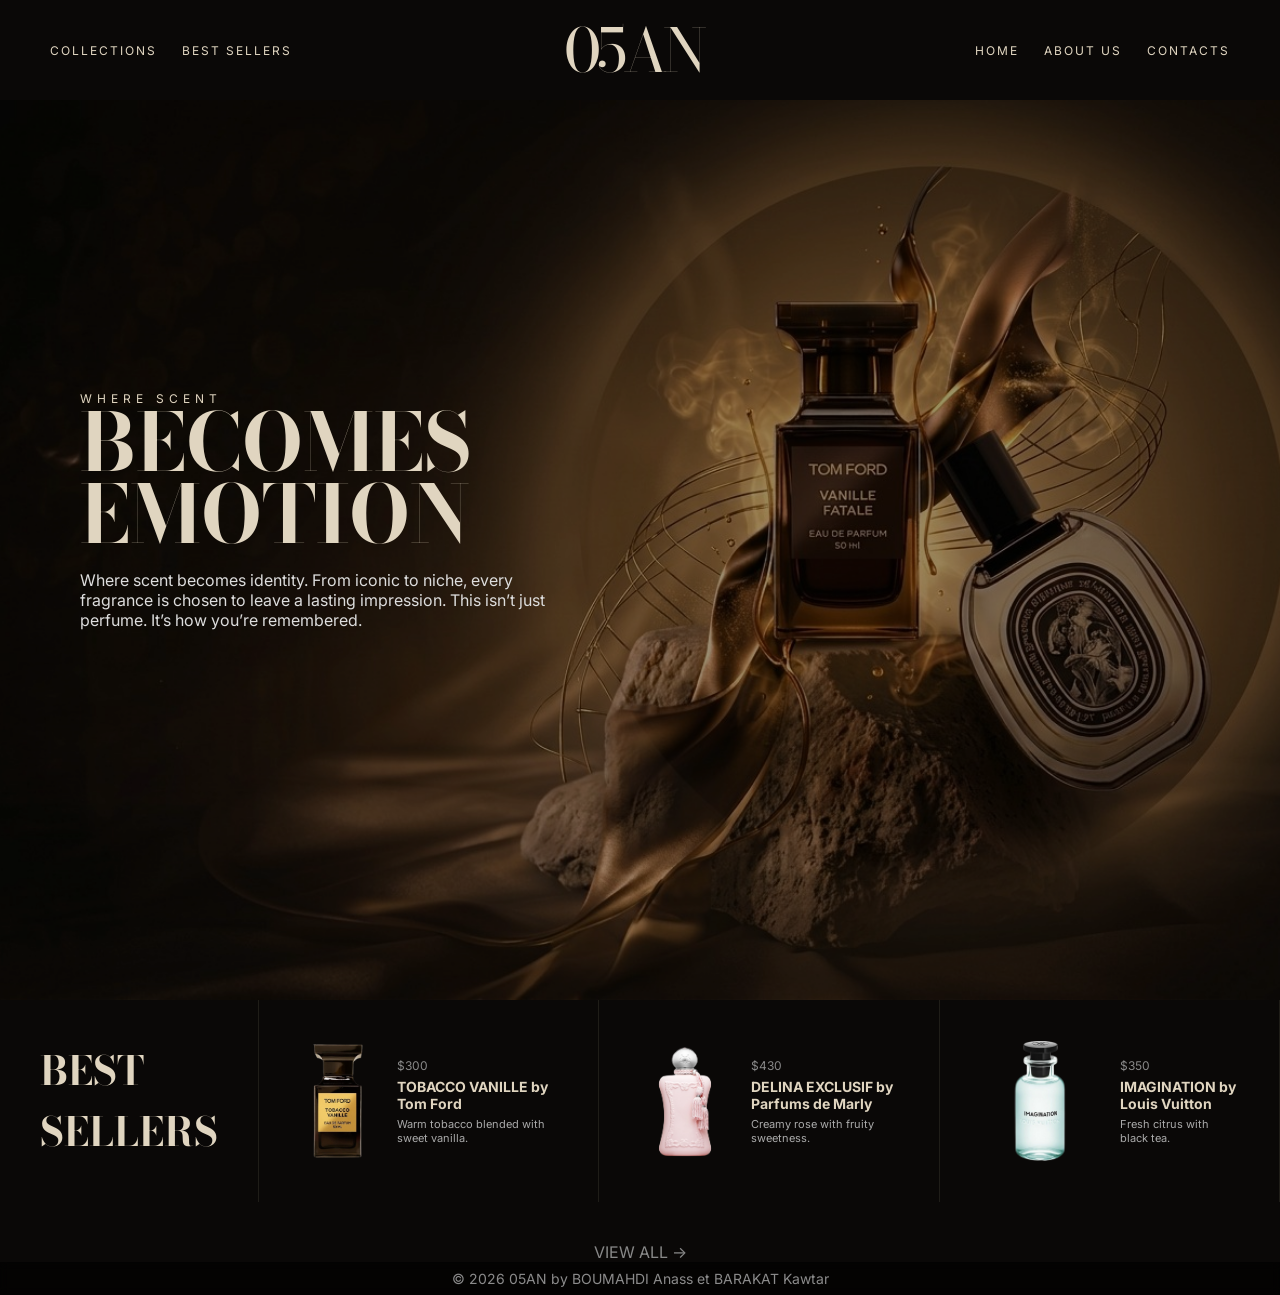
<file: index.html>
<!DOCTYPE html>
<html lang="en">

<head>
    <meta charset="UTF-8">
    <meta name="viewport" content="width=device-width, initial-scale=1.0">
    <title>05AN</title>

    <link rel="stylesheet" href="stylehome.css">

    <link
        href="https://fonts.googleapis.com/css2?family=Bodoni+Moda:wght@400;700&family=Inter:wght@300;400&family=Montserrat:wght@300;500&display=swap"
        rel="stylesheet">
</head>

<body>

    <header>
        <nav class="navbar">
            <div class="nav-left">
                <a href="collection.html">COLLECTIONS</a>
                <a href="bestsellers.html">BEST SELLERS</a>
            </div>

            <div class="title">
                <h1>05AN</h1>
            </div>

            <div class="nav-right">
                <a href="index.html">HOME</a>
                <a href="aboutus.html">ABOUT US</a>
                <a href="contact.html">CONTACTS</a>
            </div>
        </nav>
    </header>

    <section class="hero">
        <div class="overlay">
            <p class="subtitle">WHERE SCENT</p>
            <h1>BECOMES<br>EMOTION</h1>

            <p class="desc">
                Where scent becomes identity. From iconic to niche, every fragrance is chosen to leave a lasting
                impression.
                This isn’t just perfume. It’s how you’re remembered.
            </p>

            <div class="hero-actions">
                <div class="hero-actions">
                    <button class="btn-filled" onclick="window.location.href='collection.html'">
                        SHOP NOW
                    </button>

                    <button class="btn-text"
                        onclick="document.getElementById('bestsellers').scrollIntoView({ behavior: 'smooth' })">
                        BEST SELLERS
                    </button>
                </div>
            </div>
        </div>
    </section>

    <section id="bestsellers">

        <div class="grid">

            <div class="col title-col">
                <h2>BEST<br>SELLERS</h2>
            </div>

            <div class="col product">
                <img src="images/tobacco vanille.png">
                <div class="info">
                    <span class="price">$300</span>
                    <h3>TOBACCO VANILLE by Tom Ford</h3>
                    <p>Warm tobacco blended with sweet vanilla.</p>
                </div>
            </div>

            <div class="col product">
                <img src="images/delina.png">
                <div class="info">
                    <span class="price">$430</span>
                    <h3>DELINA EXCLUSIF by Parfums de Marly</h3>
                    <p>Creamy rose with fruity sweetness.</p>
                </div>
            </div>

            <div class="col product">
                <img src="images/Imagination von Louis Vuitton.png">
                <div class="info">
                    <span class="price">$350</span>
                    <h3>IMAGINATION by Louis Vuitton</h3>
                    <p>Fresh citrus with black tea.</p>
                </div>
            </div>

        </div>
        <a href="bestsellers.html" class="view-all">VIEW ALL →</a>

    </section>
    <script>
        document.addEventListener("DOMContentLoaded", () => {

            const heroItems = document.querySelectorAll(".subtitle, .hero h1, .desc, .hero-actions");

            heroItems.forEach((el, i) => {
                el.classList.add("fade");

                setTimeout(() => {
                    el.classList.add("show");
                }, 400 + i * 300);
            });

            const observer = new IntersectionObserver(entries => {
                entries.forEach(entry => {
                    if (entry.isIntersecting) {
                        entry.target.classList.add("show");
                    }
                });
            }, { threshold: 0.25 });

            document.querySelectorAll(".col, .product, .title-col").forEach(el => {
                el.classList.add("fade");
                observer.observe(el);
            });

            const popup = document.getElementById("orderPopup");
            const order = localStorage.getItem("orderSuccess");

            if (order && popup) {

                setTimeout(() => {
                    popup.classList.add("show");
                }, 500);

                setTimeout(() => {
                    popup.classList.remove("show");
                }, 4500);

                localStorage.removeItem("orderSuccess");
            }

        });
    </script>

    <div class="order-popup" id="orderPopup">
        <div class="popup-box">
            <h2>Thank You ✨</h2>
            <p>Thank you, your order is getting ready for you.</p>
            <span>We’ll prepare your fragrance with care and elegance.</span>
        </div>
    </div>

    <footer class="footer">
        © 2026 05AN by BOUMAHDI Anass et BARAKAT Kawtar
    </footer>

</body>

</html>
</file>
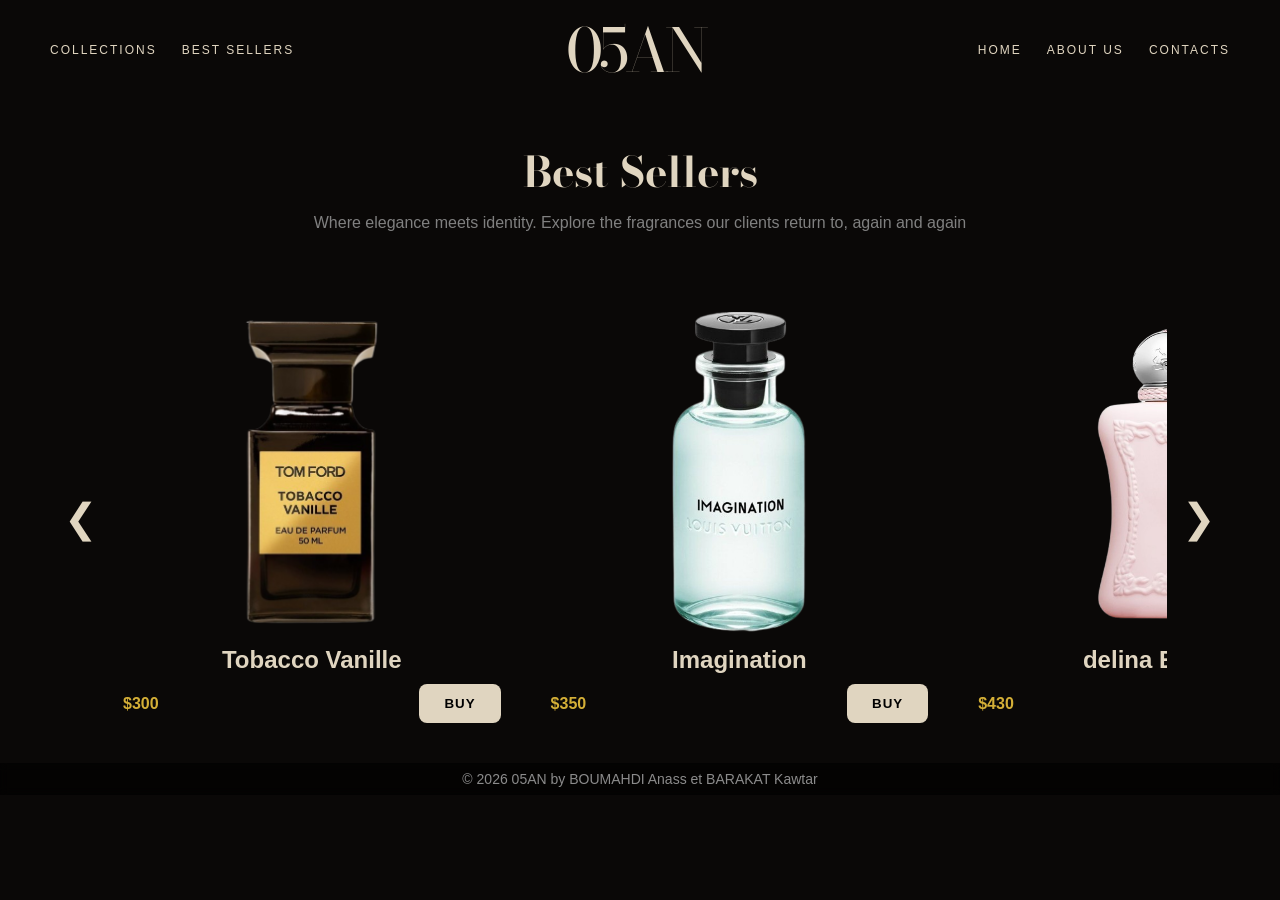
<file: bestsellers.html>
<!DOCTYPE html>
<html lang="en">

<head>
    <meta charset="UTF-8">
    <meta name="viewport" content="width=device-width, initial-scale=1.0">
    <title>Our Best Sellers - 05AN</title>

    <link rel="stylesheet" href="bestsellers.css">
    <link href="https://fonts.googleapis.com/css2?family=Bodoni+Moda:wght@400;700&display=swap" rel="stylesheet">
</head>

<body>

    <header>
        <nav class="navbar">
            <div class="nav-left">
                <a href="collection.html">COLLECTIONS</a>
                <a href="bestsellers.html">BEST SELLERS</a>
            </div>

            <div class="title">
                <h1>05AN</h1>
            </div>

            <div class="nav-right">
                <a href="index.html">HOME</a>
                <a href="aboutus.html">ABOUT US</a>
                <a href="contact.html">CONTACTS</a>
            </div>
        </nav>
    </header>

    <div class="header">
        <h1>Best Sellers</h1>
        <p>Where elegance meets identity. Explore the fragrances our clients return to, again and again</p>
    </div>

    <div class="carousel-wrapper">

        <button class="arrow" onclick="moveLeft()">&#10094;</button>

        <div class="carousel" id="carousel">

            <div class="item">
                <img src="images/tobacco vanille.png">
                <h2>Tobacco Vanille</h2>

                <div class="card-info">
                    <p class="price">$300</p>

                    <button class="buy"
                        onclick="buyProduct('Tobacco Vanille',300,'images/tobacco vanille.png',['Tobacco Leaf','Vanilla','Cacao','Tonka Bean'],'A deep and luxurious blend of rich tobacco leaves wrapped in smooth vanilla. Warm, bold, and irresistibly sophisticated.')">
                        BUY
                    </button>
                </div>
            </div>

            <div class="item">
                <img src="images/Imagination von Louis Vuitton.png">
                <h2>Imagination</h2>

                <div class="card-info">
                    <p class="price">$350</p>

                    <button class="buy"
                        onclick="buyProduct('Imagination',350,'images/Imagination von Louis Vuitton.png',['Citrus','Amber','Tea','Ginger'],'A fresh and vibrant composition of citrus and amber, capturing freedom, elegance, and creative spirit.')">
                        BUY
                    </button>
                </div>
            </div>

            <div class="item">
                <img src="images/delina.png">
                <h2>delina Exclusif</h2>

                <div class="card-info">
                    <p class="price">$430</p>

                    <button class="buy"
                        onclick="buyProduct('Delina Exclusif',430,'images/delina.png',['Rose','Litchi','Rhubarb','Vanilla'],'A delicate yet powerful floral fragrance, combining rose, litchi, and vanilla for a modern feminine signature.')">
                        BUY
                    </button>
                </div>
            </div>

            <div class="item">
                <img src="images/Baccarat Rouge 540.png">
                <h2>Baccarat Rouge 540</h2>

                <div class="card-info">
                    <p class="price">$265</p>

                    <button class="buy"
                        onclick="buyProduct('Baccarat Rouge 540',265,'images/Baccarat%20Rouge%20540.png',['Saffron','Jasmine','Cedar','Ambergris'],'An airy yet intense fragrance with radiant amber and woody notes, leaving a luminous and unforgettable trail.')">
                        BUY
                    </button>
                </div>
            </div>

            <div class="item">
                <img src="images/REPLICA Jazz Club.png">
                <h2>Jazz Club</h2>

                <div class="card-info">
                    <p class="price">$170</p>

                    <button class="buy"
                        onclick="buyProduct('Jazz Club',170,'images/REPLICA%20Jazz%20Club.png',['Rum','Tobacco','Vanilla','Pink Pepper'],'Inspired by intimate jazz bars, this scent blends rum, tobacco, and vanilla into a warm and sensual atmosphere.')">
                        BUY
                    </button>
                </div>
            </div>

        </div>

        <button class="arrow" onclick="moveRight()">&#10095;</button>

    </div>

    <script>
        const carousel = document.getElementById("carousel");
        const step = 360;

        function moveRight() {
            carousel.scrollBy({ left: step, behavior: "smooth" });
        }

        function moveLeft() {
            carousel.scrollBy({ left: -step, behavior: "smooth" });
        }


        function buyProduct(name, price, image, notes, story) {

            const product = {
                name,
                price,
                image,
                notes,
                story
            };

            localStorage.setItem("selectedProduct", JSON.stringify(product));

            window.location.href = "product.html";
        }
    </script>

    <footer class="footer">
        © 2026 05AN by BOUMAHDI Anass et BARAKAT Kawtar
    </footer>

</body>

</html>
</file>
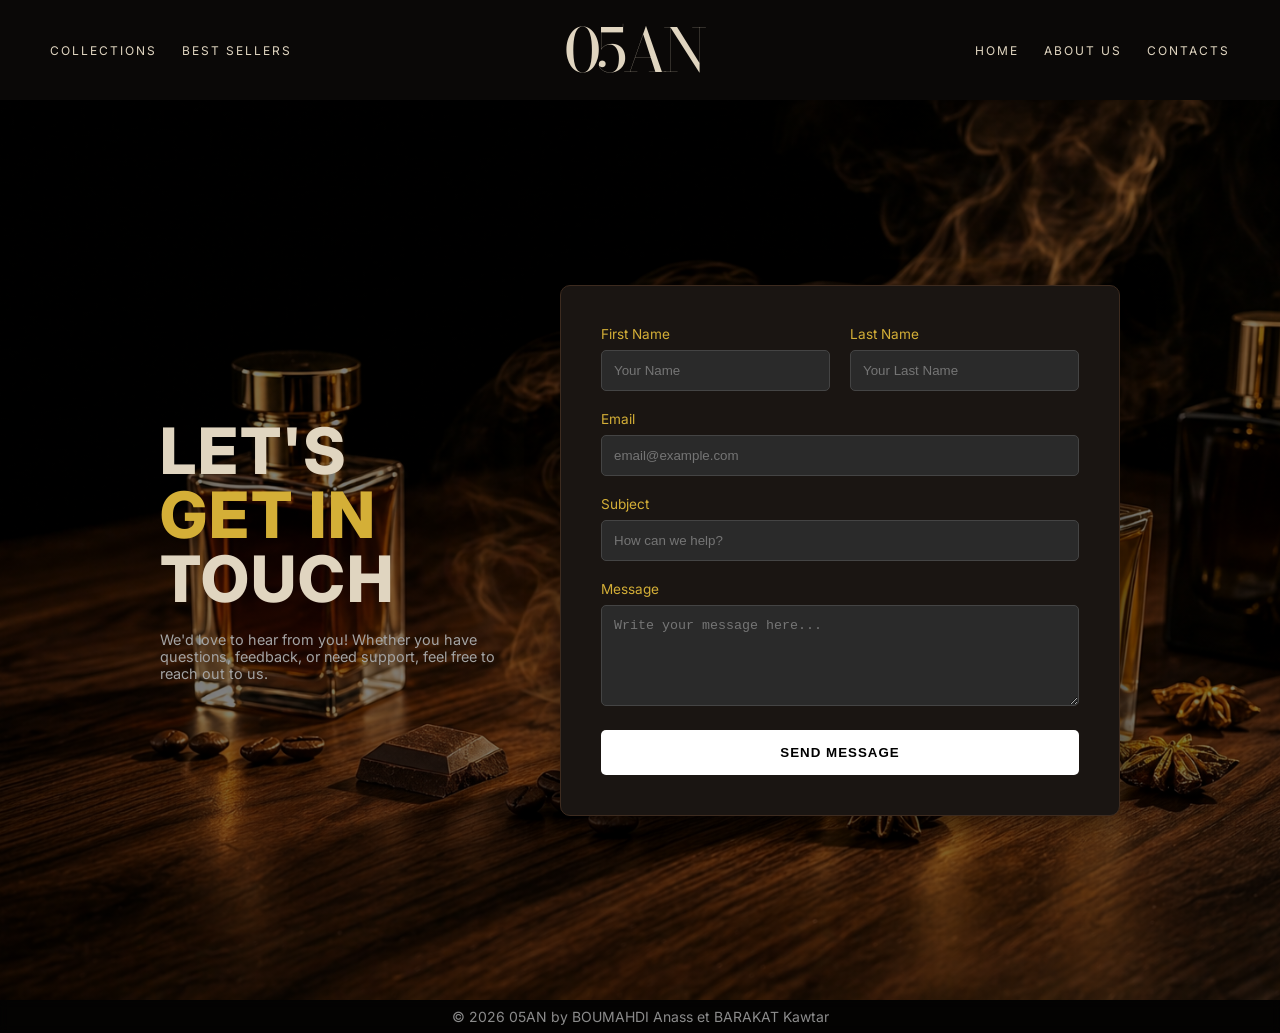
<file: contact.html>
<!DOCTYPE html>
<html lang="en">

<head>
    <meta charset="UTF-8">
    <meta name="viewport" content="width=device-width, initial-scale=1.0">
    <title>CONTACT US !</title>

    <link rel="stylesheet" href="contactus.css">
    <link
        href="https://fonts.googleapis.com/css2?family=Bodoni+Moda:wght@400;700&family=Inter:wght@300;400&family=Montserrat:wght@300;500&display=swap"
        rel="stylesheet">
</head>

<body>

    <header>
        <nav class="navbar">
            <div class="nav-left">
                <a href="collection.html">COLLECTIONS</a>
                <a href="bestsellers.html">BEST SELLERS</a>
            </div>

            <div class="title">
                <h1>05AN</h1>
            </div>

            <div class="nav-right">
                <a href="homepage.html">HOME</a>
                <a href="aboutus.html">ABOUT US</a>
                <a href="contact.html">CONTACTS</a>
            </div>
        </nav>
    </header>


    <section class="contact-section">
        <div class="container">
            <div class="contact-info animate-left">
                <h1>LET'S <br><span>GET IN</span> <br>TOUCH</h1>
                <p>We'd love to hear from you! Whether you have questions, feedback, or need support, feel free to reach
                    out to us.</p>
            </div>

            <div class="contact-form animate-right">
                <form id="contactForm">
                    <div class="input-row">
                        <div class="input-group">
                            <label>First Name</label>
                            <input type="text" placeholder="Your Name" required>
                        </div>
                        <div class="input-group">
                            <label>Last Name</label>
                            <input type="text" placeholder="Your Last Name" required>
                        </div>
                    </div>

                    <div class="input-group">
                        <label>Email</label>
                        <input type="email" placeholder="email@example.com" required>
                    </div>

                    <div class="input-group">
                        <label>Subject</label>
                        <input type="text" placeholder="How can we help?" required>
                    </div>

                    <div class="input-group">
                        <label>Message</label>
                        <textarea rows="5" placeholder="Write your message here..."></textarea>
                    </div>

                    <button type="submit" class="send-btn">Send Message</button>
                </form>
            </div>
        </div>
    </section>

    <footer class="footer">
        © 2026 05AN by BOUMAHDI Anass et BARAKAT Kawtar
    </footer>

</body>

</html>
</file>
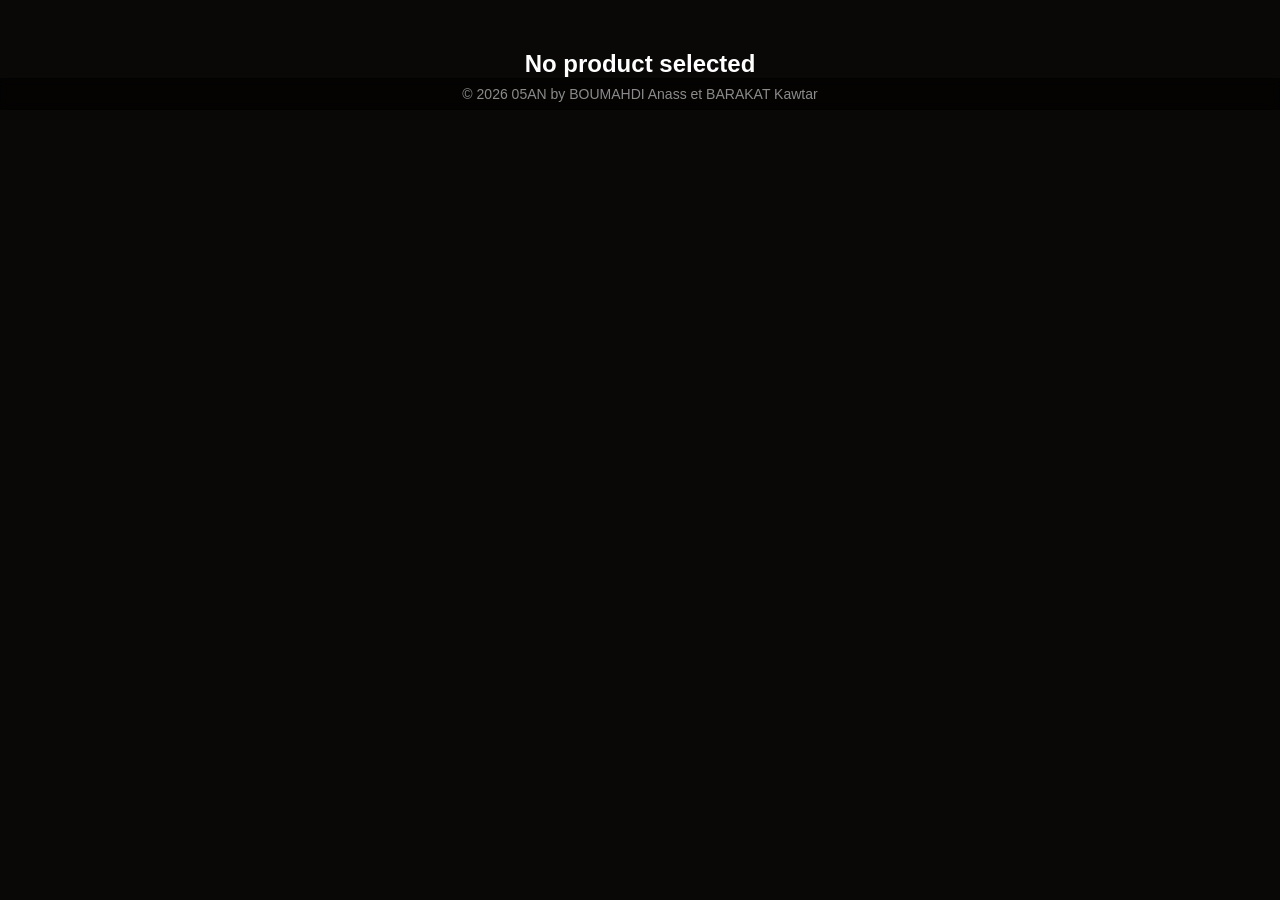
<file: product.html>
<!DOCTYPE html>
<html lang="en">

<head>
    <meta charset="UTF-8">
    <meta name="viewport" content="width=device-width, initial-scale=1.0">
    <title>The Product - 05AN</title>

    <link rel="stylesheet" href="product.css">
    <link href="https://fonts.googleapis.com/css2?family=Bodoni+Moda:wght@400;700&display=swap" rel="stylesheet">
</head>

<body>

    <header>
        <nav class="navbar">
            <div class="nav-left">
                <a href="collection.html">COLLECTIONS</a>
                <a href="bestsellers.html">BEST SELLERS</a>
            </div>

            <div class="title">
                <h1>05AN</h1>
            </div>

            <div class="nav-right">
                <a href="homepage.html">HOME</a>
                <a href="aboutus.html">ABOUT US</a>
                <a href="contact.html">CONTACTS</a>
            </div>
        </nav>
    </header>

    <div class="product-page">

        <div class="product-image">
            <div class="bg-blur"></div>
            <img id="img">
        </div>

        <div class="product-info">
            <h1 id="name"></h1>
            <h2 id="price"></h2>

            <p class="story" id="story"></p>

            <h3>Notes</h3>
            <ul id="notes"></ul>

            <div class="qty">
                <label>Quantity:</label>
                <input type="number" id="qty" value="1" min="1">
            </div>

            <button onclick="goToCheckout()">Buy Now</button>
        </div>

    </div>

    <div class="bottle-container" id="bottleContainer"></div>

    <script>
        const product = JSON.parse(localStorage.getItem("selectedProduct"));

        if (!product) {
            document.body.innerHTML =
                "<h2 style='color:white;text-align:center;margin-top:50px'>No product selected</h2>";
            throw new Error("No product selected");
        }

        document.getElementById("img").src = product.image;
        document.getElementById("name").innerText = product.name;
        document.getElementById("price").innerText = "$" + product.price;
        document.getElementById("story").innerText = product.story;

        const notesContainer = document.getElementById("notes");
        notesContainer.innerHTML = "";

        product.notes.forEach(note => {
            const li = document.createElement("li");
            li.textContent = note;
            notesContainer.appendChild(li);
        });

        document.addEventListener("mousemove", (e) => {
            const img = document.getElementById("img");

            let x = (window.innerWidth / 2 - e.clientX) / 80;
            let y = (window.innerHeight / 2 - e.clientY) / 80;

            img.style.transform = `translate(${x}px, ${y}px) scale(1.05)`;
        });

        const bottleContainer = document.getElementById("bottleContainer");

        function createBottles(count = 15) {

            for (let i = 0; i < count; i++) {

                const bottle = document.createElement("img");
                bottle.src = product.image;
                bottle.className = "bottle";

                bottle.style.left = Math.random() * 100 + "vw";
                bottle.style.top = Math.random() * 100 + "vh";

                bottle.style.animationDuration = (4 + Math.random() * 6) + "s";
                bottle.style.animationDelay = Math.random() * 5 + "s";

                bottle.style.transform = `scale(${0.2 + Math.random()})`;

                bottleContainer.appendChild(bottle);
            }
        }

        createBottles();

        function goToCheckout() {

            const qty = Number(document.getElementById("qty").value);

            const updatedProduct = {
                ...product,
                quantity: qty
            };

            localStorage.setItem("selectedProduct", JSON.stringify(updatedProduct));

            window.location.href = "checkout.html";
        }
        
    </script>

    <footer class="footer">
        © 2026 05AN by BOUMAHDI Anass et BARAKAT Kawtar
    </footer>

</body>

</html>
</file>
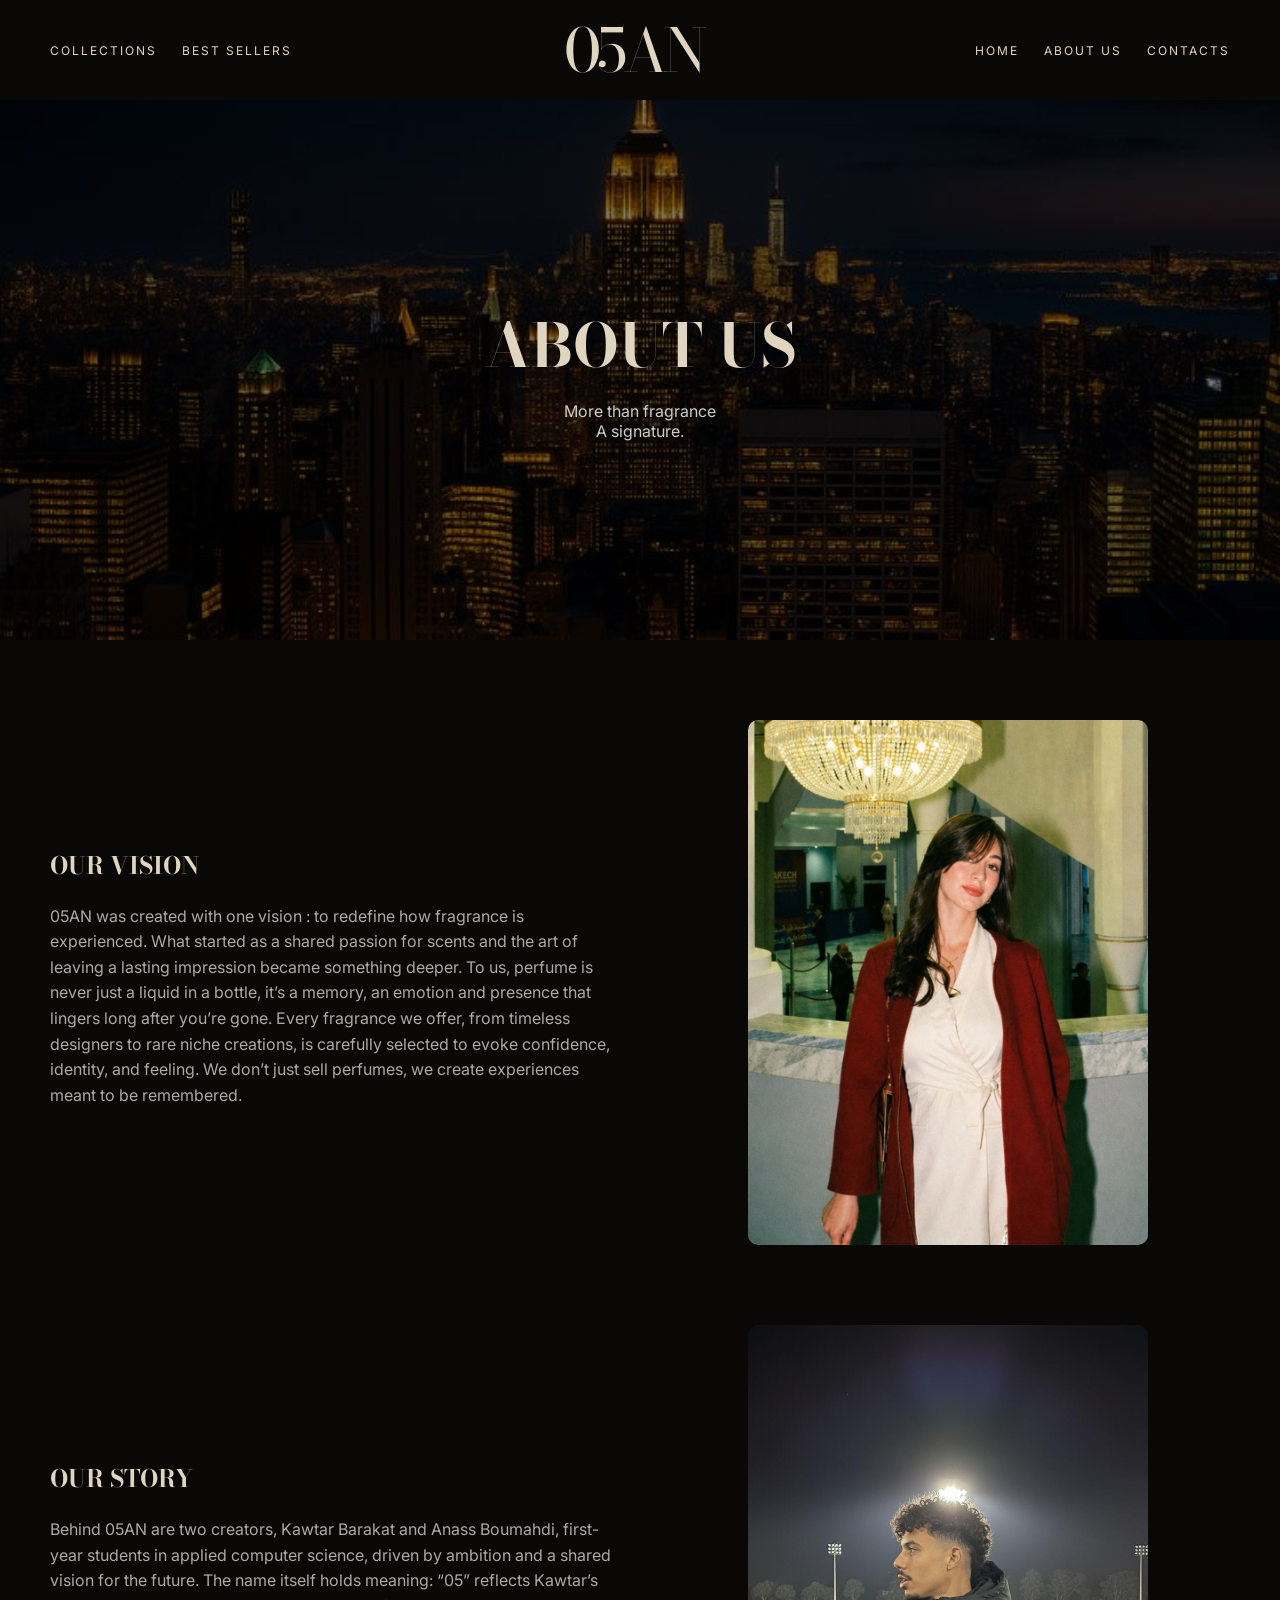
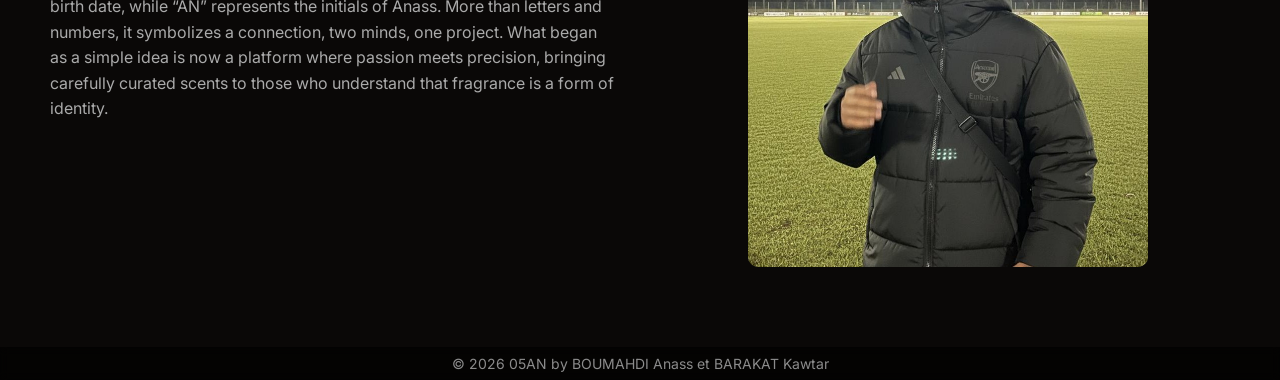
<file: 05AN/aboutus.html>
<!DOCTYPE html>
<html lang="en">

<head>
    <meta charset="UTF-8">
    <meta name="viewport" content="width=device-width, initial-scale=1.0">
    <title>About Us - 05AN</title>

    <link rel="stylesheet" href="styleaboutus.css">

    <link
        href="https://fonts.googleapis.com/css2?family=Bodoni+Moda:wght@400;700&family=Inter:wght@300;400&family=Montserrat:wght@300;500&display=swap"
        rel="stylesheet">
</head>

<body>

    <header>
        <nav class="navbar">
            <div class="nav-left">
                <a href="collection.html">COLLECTIONS</a>
                <a href="bestsellers.html">BEST SELLERS</a>
            </div>

            <div class="title">
                <h1>05AN</h1>
            </div>

            <div class="nav-right">
                <a href="index.html">HOME</a>
                <a href="aboutus.html">ABOUT US</a>
                <a href="contact.html">CONTACTS</a>
            </div>
        </nav>
    </header>

    <section class="about-hero">
        <div class="overlay">
            <h1>ABOUT US</h1>
            <p>More than fragrance
                <br /> A signature.
            </p>
        </div>
    </section>

    <section class="about-content">

        <div class="about-block fade-in">
            <div class="about-text">
                <h2>OUR VISION</h2>
                <p>
                    05AN was created with one vision : to redefine how fragrance is experienced. What started as a
                    shared passion for scents and the art of leaving a lasting impression became something deeper. To
                    us, perfume is never just a liquid in a bottle, it’s a memory, an emotion and presence that lingers
                    long after you’re gone. Every fragrance we offer, from timeless designers to rare niche creations,
                    is carefully selected to evoke confidence, identity, and feeling. We don’t just sell perfumes, we
                    create experiences meant to be remembered.
                </p>
            </div>

            <div class="about-image">
                <img src="images/kawtar.jpeg" alt="us">
            </div>
        </div>

        <div class="about-block fade-in">
            <div class="about-text">
                <h2>OUR STORY</h2>
                <p>
                    Behind 05AN are two creators, Kawtar Barakat and Anass Boumahdi, first-year students in applied
                    computer science, driven by ambition and a shared vision for the future. The name itself holds
                    meaning: “05” reflects Kawtar’s birth date, while “AN” represents the initials of Anass. More
                    than letters and numbers, it symbolizes a connection, two minds, one project. What began as a
                    simple idea is now a platform where passion meets precision, bringing carefully curated scents
                    to those who understand that fragrance is a form of identity.
                </p>
            </div>

            <div class="about-image">
                <img src="images/anass.jpeg" alt="us">
            </div>
        </div>

    </section>

    <script>
        const faders = document.querySelectorAll('.fade-in');

        const observer = new IntersectionObserver(entries => {
            entries.forEach(entry => {
                if (entry.isIntersecting) {
                    entry.target.classList.add('show');
                }
            });
        }, {
            threshold: 0.3 
        });

        faders.forEach(el => observer.observe(el));
    </script>

    <footer class="footer">
        © 2026 05AN by BOUMAHDI Anass et BARAKAT Kawtar
    </footer>

</body>

</html>
</file>
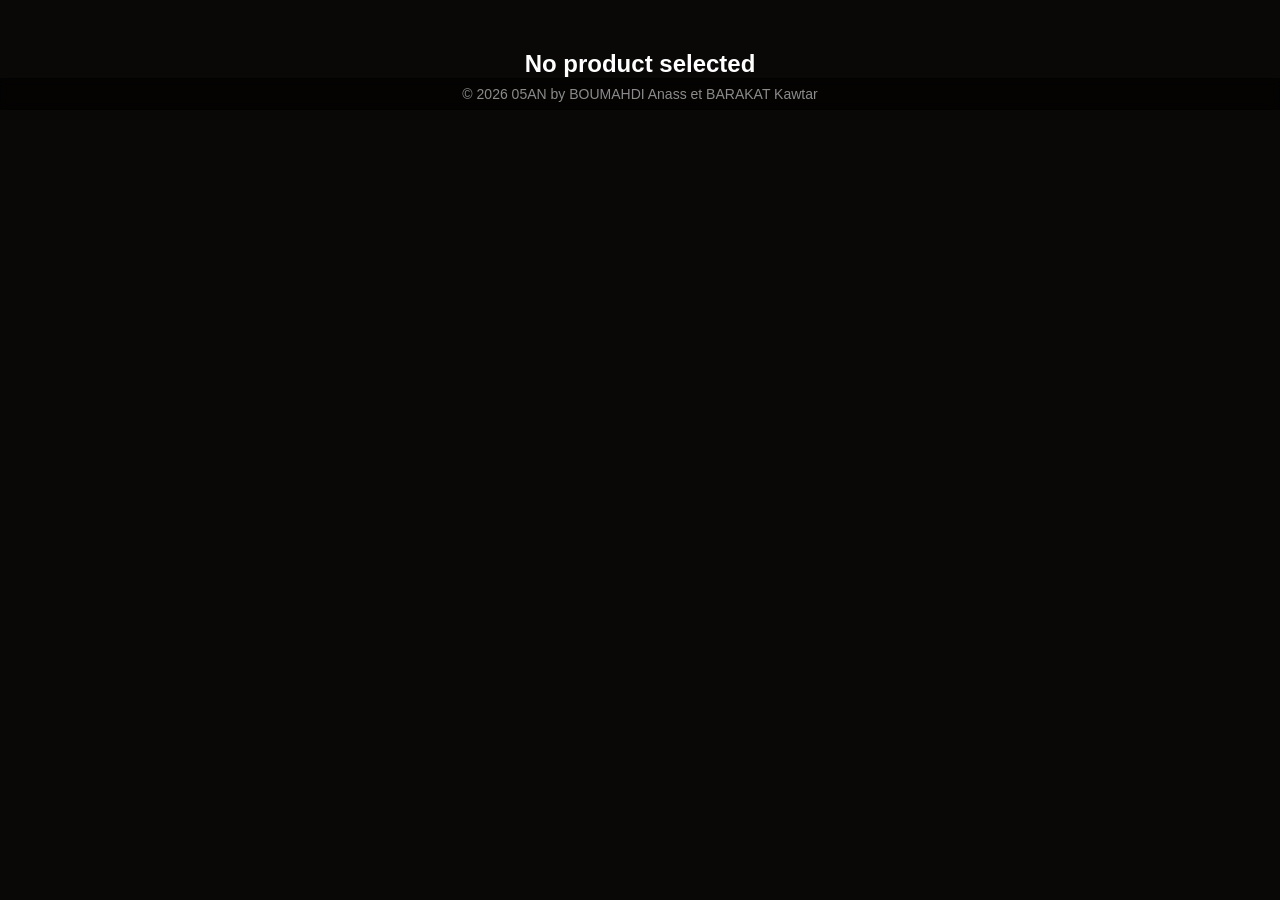
<file: 05AN/checkout.html>
<!DOCTYPE html>
<html lang="en">

<head>
    <meta charset="UTF-8">
    <meta name="viewport" content="width=device-width, initial-scale=1.0">
    <title>Checkout - 05AN</title>

    <link rel="stylesheet" href="checkout.css">
    <link href="https://fonts.googleapis.com/css2?family=Bodoni+Moda:wght@400;700&display=swap" rel="stylesheet">
</head>

<body>

    <header>
        <nav class="navbar">
            <div class="nav-left">
                <a href="collection.html">COLLECTIONS</a>
                <a href="bestsellers.html">BEST SELLERS</a>
            </div>

            <div class="title">
                <h1>05AN</h1>
            </div>

            <div class="nav-right">
                <a href="index.html">HOME</a>
                <a href="aboutus.html">ABOUT US</a>
                <a href="contact.html">CONTACTS</a>
            </div>
        </nav>
    </header>

    <div id="orderMessage" class="order-message"></div>

    <div class="bottle-container" id="bottleContainer"></div>
    <div class="glow"></div>

    <div class="checkout-page">

        <h1>Complete Your Order</h1>

        <div class="checkout-box">

            <div class="checkout-product">
                <img id="img">
                <div>
                    <h2 id="name"></h2>
                    <p id="price"></p>
                    <p>Quantity: <span id="qty"></span></p>
                    <h3 id="total"></h3>
                </div>
            </div>

            <div class="checkout-form">
                <input type="text" placeholder="Full Name" id="customerName">
                <input type="text" placeholder="Address" id="address">
                <input type="text" placeholder="Phone Number" id="phone">

                <button onclick="placeOrder()">Confirm Order</button>
            </div>

        </div>

    </div>

    <script>
        
        const storedProduct = JSON.parse(localStorage.getItem("selectedProduct"));

        if (!storedProduct) {
            document.body.innerHTML =
                "<h2 style='color:white;text-align:center;margin-top:50px'>No product selected</h2>";
            throw new Error("No product selected");
        }

        const qty = storedProduct.quantity || 1;
        const total = storedProduct.price * qty;

        document.getElementById("img").src = storedProduct.image;
        document.getElementById("name").innerText = storedProduct.name;
        document.getElementById("price").innerText = "$" + storedProduct.price;
        document.getElementById("qty").innerText = qty;
        document.getElementById("total").innerText = "Total: $" + total;

        function placeOrder() {

            const name = document.getElementById("customerName").value;
            const address = document.getElementById("address").value;
            const phone = document.getElementById("phone").value;

            if (!name || !address || !phone) {
                alert("Please fill all fields");
                return;
            }

            localStorage.setItem("orderSuccess", name);
            localStorage.removeItem("selectedProduct");

            window.location.href = "homepage.html";
        }

        const container = document.getElementById("bottleContainer");

        function createBottles() {
            for (let i = 0; i < 16; i++) {

                const img = document.createElement("img");
                img.src = storedProduct.image;
                img.className = "bottle";

                img.style.left = Math.random() * 100 + "vw";
                img.style.top = Math.random() * 100 + "vh";

                img.style.animationDuration = (4 + Math.random() * 6) + "s";
                img.style.animationDelay = Math.random() * 5 + "s";

                img.style.transform = `scale(${0.2 + Math.random()})`;

                container.appendChild(img);
            }
        }

        createBottles();
    </script>

    <footer class="footer">
        © 2026 05AN by BOUMAHDI Anass et BARAKAT Kawtar
    </footer>

</body>

</html>
</file>
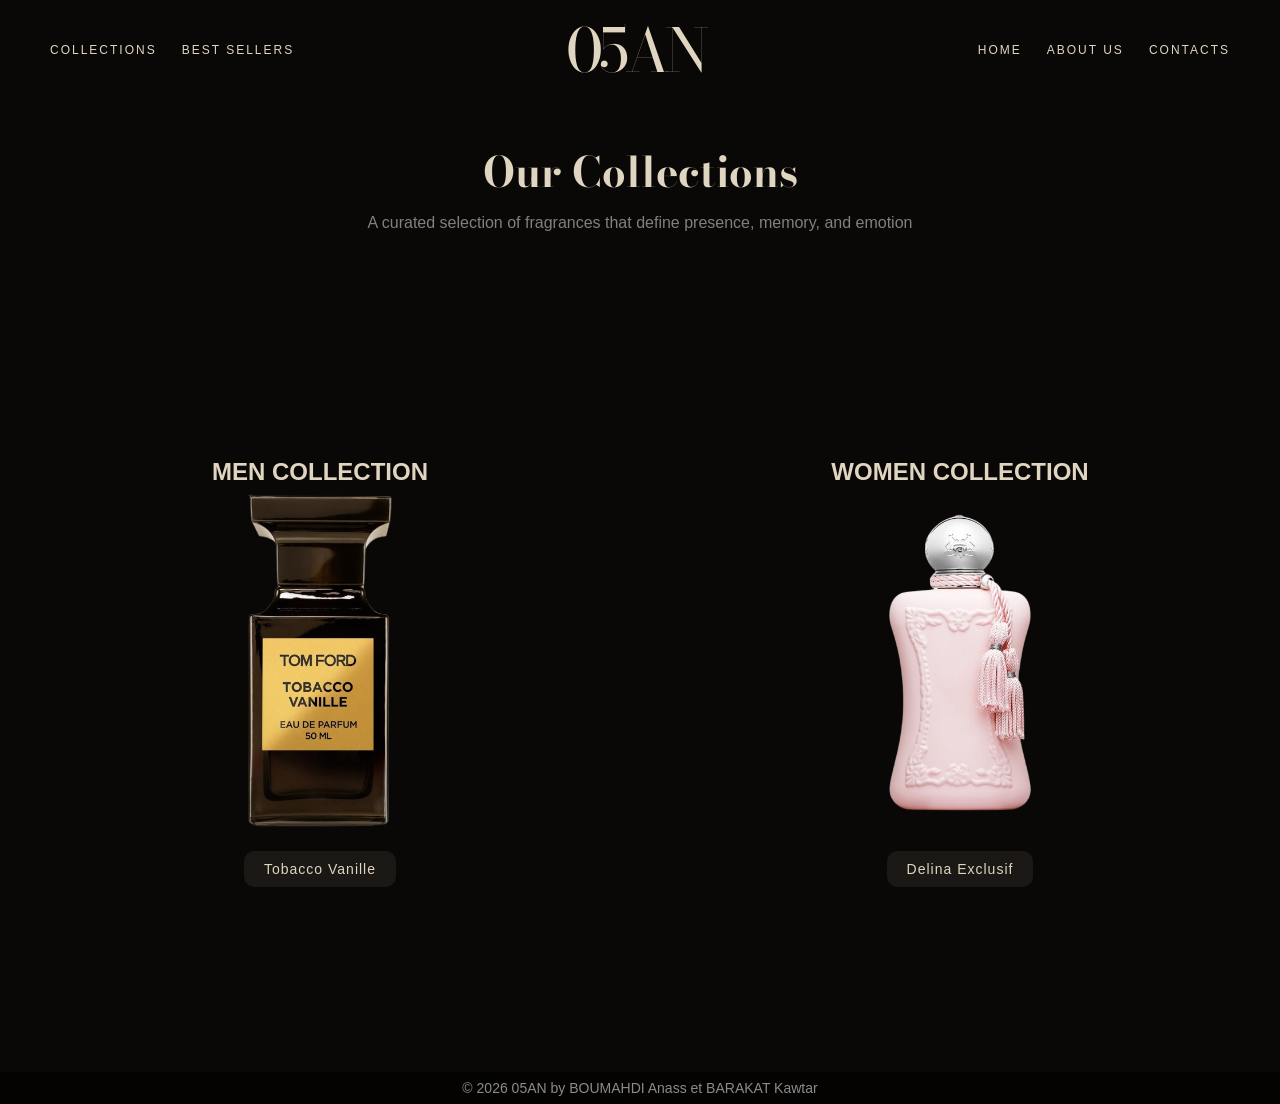
<file: 05AN/collection.html>
<!DOCTYPE html>
<html lang="en">

<head>
    <meta name="viewport" content="width=device-width, initial-scale=1.0">
    <meta charset="UTF-8">
    <title>Our Collections - 05AN</title>

    <link rel="stylesheet" href="collection.css">

    <link
        href="https://fonts.googleapis.com/css2?family=Bodoni+Moda:wght@400;700&family=Inter:wght@300;400&display=swap"
        rel="stylesheet">
</head>

<body>

    <header>
        <nav class="navbar">
            <div class="nav-left">
                <a href="collection.html">COLLECTIONS</a>
                <a href="bestsellers.html">BEST SELLERS</a>
            </div>

            <div class="title">
                <h1>05AN</h1>
            </div>

            <div class="nav-right">
                <a href="index.html">HOME</a>
                <a href="aboutus.html">ABOUT US</a>
                <a href="contact.html">CONTACTS</a>
            </div>
        </nav>
    </header>

    <div class="collections-header">
        <h1>Our Collections</h1>
        <p>A curated selection of fragrances that define presence, memory, and emotion</p>
    </div>

    <section class="split">

        <div class="side men">

            <h2 class="section-title">
                <a href="mens.html">MEN COLLECTION</a>
            </h2>

            <div class="slider">
                <img id="menImg" class="slide-img" src="images/tobacco vanille.png">
                <div class="name-box" id="menName">Tobacco Vanille</div>
            </div>
        </div>

        <div class="side women">

            <h2 class="section-title">
                <a href="womens.html">WOMEN COLLECTION</a>
            </h2>

            <div class="slider">
                <img id="womenImg" class="slide-img" src="images/delina.png">
                <div class="name-box" id="womenName">Delina Exclusif</div>
            </div>
        </div>

    </section>

    <script>
        function go(page) {
            window.location.href = page;
        }

        const menImages = [
            "images/tobacco vanille.png",
            "images/Imagination von Louis Vuitton.png",
            "images/REPLICA Jazz Club.png",
            "images/LaNuitdelHomme.png",
            "images/LeBeauParadiseGarden.png"
        ];

        const menNames = [
            "Tobacco Vanille",
            "Imagination",
            "Jazz Club",
            "La Nuit De L'Homme ",
            "Le Beau Paradise Garden"
        ];

        const womenImages = [
            "images/delina.png",
            "images/Baccarat Rouge 540.png",
            "images/MontaleDarkVanilla.png",
            "images/VersaceCrystalNoir.png",
            "images/BYREDOMojaveGhost.png"
        ];

        const womenNames = [
            "Delina Exclusif",
            "Baccarat Rouge 540",
            "Dark Vanilla",
            "Crystal Noir",
            "Mojave Ghost"
        ];

        function startSlider(imgEl, nameEl, images, names) {
            let i = 0;

            setInterval(() => {
                imgEl.style.opacity = 0;
                nameEl.style.opacity = 0;

                setTimeout(() => {
                    i = (i + 1) % images.length;
                    imgEl.src = images[i];
                    nameEl.textContent = names[i];
                    imgEl.style.opacity = 1;
                    nameEl.style.opacity = 1;
                }, 500);

            }, 3500);
        }

        startSlider(
            document.getElementById("menImg"),
            document.getElementById("menName"),
            menImages,
            menNames
        );

        startSlider(
            document.getElementById("womenImg"),
            document.getElementById("womenName"),
            womenImages,
            womenNames
        );
    </script>

    <footer class="footer">
        © 2026 05AN by BOUMAHDI Anass et BARAKAT Kawtar
    </footer>

</body>

</html>
</file>
<file: stylehome.css>
* {
    margin: 0;
    padding: 0;
    box-sizing: border-box;
}

body {
    color: #e0d5c0;
    background-color: #0a0807;
    font-family: 'Inter', sans-serif;
}

header {
    width: 100%;
}

.navbar {
    background-color: #0a0807;
    display: flex;
    justify-content: space-between;
    align-items: center;
    padding: 0 50px;
    height: 100px;
    font-size: 12px;
    letter-spacing: 2px;
}

.nav-left,
.nav-right {
    display: flex;
    gap: 25px;
}

.navbar a {
    color: #e0d5c0;
    text-decoration: none;
    transition: 0.3s;
}

.navbar a:hover {
    background: #e0d5c0;
    color: black;
    padding: 8px;
    border-radius: 5px;
}

.title h1 {
    font-family: 'Bodoni Moda', serif;
    font-size: 60px;
    letter-spacing: -4px;
    font-weight: 300;
}

.hero {
    height: 100vh;
    background: url("images/homepage.png") no-repeat center/cover;
    position: relative;
    display: flex;
    align-items: center;
    padding-left: 80px;
}

.hero::before {
    content: "";
    position: absolute;
    inset: 0;
    background: rgba(0, 0, 0, 0.4);
}

.overlay {
    position: relative;
    max-width: 500px;
}

.subtitle {
    letter-spacing: 5px;
    font-size: 12px;
}

.hero h1 {
    font-family: 'Bodoni Moda', serif;
    font-size: 80px;
    line-height: 0.9;
}

.desc {
    margin: 20px 0;
    color: #ddd;
}

.hero-actions {
    display: flex;
    gap: 20px;
    margin-top: 20px;
}

.btn-filled {
    background: #d6a77a;
    border: none;
    padding: 12px 25px;
    cursor: pointer;
}

.btn-text {
    background: transparent;
    border: none;
    color: #d6a77a;
    border-bottom: 1px solid #d6a77a;
    cursor: pointer;
}

.best-sellers {
    padding: 80px 50px;
    background: radial-gradient(circle at center, #1c1510 0%, #0a0807 100%);
}

.grid {
    display: grid;
    grid-template-columns: 0.8fr 1.2fr 1.2fr 1.2fr;
}

.col {
    padding: 40px;
    border-right: 1px solid rgba(230, 211, 179, 0.1);
}

.title-col {
    display: flex;
    flex-direction: column;
    justify-content: center;
}

.title-col h2 {
    font-family: 'Bodoni Moda', serif;
    font-size: 40px;
}

.product {
    display: flex;
    gap: 20px;
    align-items: center;
}

.product img {
    height: 120px;
}

.info {
    display: flex;
    flex-direction: column;
    gap: 5px;
}

.price {
    font-size: 12px;
    color: #888;
}

.product h3 {
    font-size: 14px;
}

.product p {
    font-size: 11px;
    color: #aaa;
}

.shop-link {
    font-size: 10px;
    text-decoration: none;
    color: white;
}

.view-all {
    display: block;
    text-align: center;
    margin-top: 40px;
    text-decoration: none;
    color: #888;
}

.footer {
    position: static;
    bottom: 0;
    left: 0;
    width: 100%;
    text-align: center;
    padding: 8px 0;
    background: rgba(0, 0, 0, 0.6);
    color: rgba(255, 255, 255, 0.541);
    font-size: 14px;
    backdrop-filter: blur(5px);
}

.fade {
    opacity: 0;
    transform: translateY(30px);
    filter: blur(6px);
    transition: all 1.2s ease;
}

.fade.show {
    opacity: 1;
    transform: translateY(0);
    filter: blur(0);
}

.hero {
    animation: heroReveal 2s ease forwards;
    opacity: 0;
}

@keyframes heroReveal {
    from {
        opacity: 0;
        filter: brightness(0.3);
    }

    to {
        opacity: 1;
        filter: brightness(1);
    }
}

.navbar {
    opacity: 0;
    animation: navReveal 1.2s ease forwards;
}

@keyframes navReveal {
    to {
        opacity: 1;
    }
}

.order-popup {
    position: fixed;
    inset: 0;
    background: rgba(0, 0, 0, 0.7);
    backdrop-filter: blur(6px);

    display: flex;
    justify-content: center;
    align-items: center;

    opacity: 0;
    pointer-events: none;
    transition: 0.5s ease;
}

.order-popup.show {
    opacity: 1;
    pointer-events: all;
}

.popup-box {
    background: #0a0807;
    border: 1px solid rgba(224, 213, 192, 0.2);
    padding: 40px;
    text-align: center;
    max-width: 400px;

    transform: translateY(30px);
    opacity: 0;
    transition: 0.5s ease;
}

.order-popup.show .popup-box {
    transform: translateY(0);
    opacity: 1;
}

.popup-box h2 {
    font-family: 'Bodoni Moda', serif;
    font-size: 40px;
    margin-bottom: 10px;
}

.popup-box p {
    font-size: 14px;
    margin-bottom: 10px;
}

.popup-box span {
    font-size: 12px;
    opacity: 0.6;
}



@media (max-width: 992px) {

    .navbar {
        padding: 0 20px;
        height: auto;
        flex-direction: column;
        padding-top: 15px;
    }

    .title h1 {
        font-size: 45px;
    }

    .nav-left,
    .nav-right {
        gap: 15px;
        margin-bottom: 10px;
    }

    /* Hero Section */
    .hero {
        padding-left: 30px;
        justify-content: center;
        text-align: center;
    }

    .overlay {
        max-width: 90%;
    }

    .hero h1 {
        font-size: 60px;
    }

    .grid {
        grid-template-columns: 1fr 1fr;
    }

    .col {
        border-right: none;
        border-bottom: 1px solid rgba(230, 211, 179, 0.1);
    }
}

@media (max-width: 600px) {

    .navbar {
        font-size: 10px;
    }

    .nav-left,
    .nav-right {
        gap: 10px;
    }

    .hero h1 {
        font-size: 45px;
    }

    .hero-actions {
        flex-direction: column;
        align-items: center;
    }

    .grid {
        grid-template-columns: 1fr;
    }

    .title-col {
        text-align: center;
        padding: 20px;
    }

    .product {
        flex-direction: column;
        text-align: center;
        padding: 30px 15px;
    }

    .product img {
        height: 150px;
        margin-bottom: 15px;
    }

    .info {
        align-items: center;
    }
}
</file>
<file: bestsellers.css>
* {
    margin: 0;
    padding: 0;
    box-sizing: border-box;
}

body {
    color: #e0d5c0;
    background-color: #0a0807;
    margin: 0;
    font-family: Arial, sans-serif;
    background-size: cover;
    background-position: center;
    background-repeat: no-repeat;
    background-attachment: scroll;
}

header {
    width: 100%;
}

.navbar {
    background-color: #0a0807;
    display: flex;
    justify-content: space-between;
    align-items: center;
    padding: 0 50px;
    height: 100px;
    font-size: 12px;
    letter-spacing: 2px;
}

.nav-left,
.nav-right {
    display: flex;
    gap: 25px;
}

.navbar a {
    color: #e0d5c0;
    text-decoration: none;
    transition: 0.3s;
}

.navbar a:hover {
    background: #e0d5c0;
    color: black;
    padding: 8px;
    border-radius: 5px;
}

.title h1 {
    font-family: 'Bodoni Moda', serif;
    font-size: 60px;
    letter-spacing: -4px;
    font-weight: 300;
}

.header {
    text-align: center;
    padding: 40px 20px;
}

.header h1 {
    font-size: 42px;
    font-family: 'Bodoni Moda', serif;
}

.header p {
    color: gray;
    margin-top: 10px;
}

.carousel-wrapper {
    display: flex;
    align-items: center;
    justify-content: center;
    gap: 15px;
    padding: 40px 20px;
}

.carousel {
    display: flex;
    gap: 30px;
    overflow-x: auto;
    scroll-behavior: smooth;
    width: 85%;
}

.carousel::-webkit-scrollbar {
    display: none;
}

.item {
    flex: 0 0 calc((100% - 60px) / 2.5);
    text-align: center;
}

.item img {
    width: 100%;
    height: 320px;
    object-fit: contain;
}

.item h2 {
    margin-top: 10px;
}

.card-info {
    display: flex;
    justify-content: space-between;
    align-items: center;
    margin-top: 10px;
    padding: 0 10px;
}

.price {
    color: #d4af37;
    font-weight: bold;
}

.buy,
.product-info button {
    padding: 12px 25px;
    background: #e0d5c0;
    color: black;
    border: none;
    border-radius: 8px;
    cursor: pointer;

    font-weight: bold;
    letter-spacing: 1px;

    transition: all 0.25s ease;
}

.buy:hover,
.product-info button:hover {
    transform: translateY(-3px) scale(1.05);
    background: #cbb89a;
    box-shadow: 0 10px 25px rgba(224, 213, 192, 0.3);
}

.buy:active,
.product-info button:active {
    transform: scale(0.94);
}

.arrow {
    font-size: 40px;
    background: none;
    border: none;
    color: #e0d5c0;
    cursor: pointer;
}

.product-page {
    display: flex;
    align-items: center;
    justify-content: center;
    gap: 80px;
    height: 100vh;
    padding: 0 80px;
    background: #0a0807;
}

.product-image img {
    width: 320px;
    object-fit: contain;
}

.product-info {
    max-width: 400px;
    color: #e0d5c0;
}

.product-info h1 {
    font-size: 32px;
    margin-bottom: 5px;
}

.product-info h2 {
    color: #d4af37;
    margin-bottom: 15px;
}

.story {
    font-size: 13px;
    color: #c9c0b5;
    margin-bottom: 15px;
    line-height: 1.5;
}

.qty {
    margin: 15px 0;
}

.qty input {
    width: 60px;
    text-align: center;
}

.product-info button {
    padding: 12px 25px;
    background: #e0d5c0;
    border: none;
    border-radius: 8px;
    cursor: pointer;
}

.product-info button:hover {
    background: #cbb89a;
}

.product-info h3 {
    margin-top: 20px;
    font-size: 14px;
    letter-spacing: 2px;
    color: #d4af37;
}

.product-info ul {
    list-style: none;
    padding: 0;
    display: flex;
    flex-wrap: wrap;
    gap: 10px;
    margin-top: 10px;
}

.product-info ul li {
    background: rgba(224, 213, 192, 0.08);
    border: 1px solid rgba(224, 213, 192, 0.2);
    padding: 6px 12px;
    border-radius: 50px;
    font-size: 12px;
    color: #e0d5c0;
    letter-spacing: 1px;
    transition: 0.3s;
}

.product-info ul li:hover {
    background: rgba(212, 175, 55, 0.15);
    border-color: #d4af37;
    transform: scale(1.05);
}

.page-title {
    text-align: center;
    margin-top: 30px;
    margin-bottom: 30px;
}

.page-title h1 {
    font-family: 'Bodoni Moda', serif;
    font-size: 42px;
    letter-spacing: 2px;
    color: #e0d5c0;
    margin-bottom: 10px;
}

.page-title p {
    font-size: 13px;
    color: rgba(224, 213, 192, 0.7);
    max-width: 500px;
    margin: auto;
    line-height: 1.6;
}

.footer {
    position: static;
    bottom: 0;
    left: 0;
    width: 100%;
    text-align: center;
    padding: 8px 0;
    background: rgba(0, 0, 0, 0.6);
    color: rgba(255, 255, 255, 0.541);
    font-size: 14px;
    backdrop-filter: blur(5px);
}


@media (max-width: 992px) {
    .navbar {
        padding: 0 20px;
        height: auto;
        flex-direction: column;
        padding-top: 15px;
    }

    .title h1 {
        font-size: 40px;
    }

    .header h1 {
        font-size: 32px;
    }


    .carousel-wrapper {
        padding: 20px 10px;
        gap: 5px;
    }

    .item {
        flex: 0 0 calc((100% - 30px) / 1.5);
    }

    .carousel {
        width: 90%;
    }
}

@media (max-width: 600px) {
    .header h1 {
        font-size: 28px;
    }

    .header p {
        font-size: 12px;
    }


    .item {
        flex: 0 0 100%;
    }

    .carousel {
        width: 100%;
        gap: 15px;
    }


    .item img {
        height: 250px;
    }

    .arrow {
        font-size: 30px;
        padding: 10px;
    }

    .card-info {
        padding: 0 20px;
    }
}
</file>
<file: contactus.css>
* {
    margin: 0;
    padding: 0;
    box-sizing: border-box;
}

body {
    color: #e0d5c0;
    background-color: #0a0807;
    font-family: 'Inter', sans-serif;
}

header {
    width: 100%;
}

.navbar {
    background-color: #0a0807;
    display: flex;
    justify-content: space-between;
    align-items: center;
    padding: 0 50px;
    height: 100px;
    font-size: 12px;
    letter-spacing: 2px;
}

.nav-left,
.nav-right {
    display: flex;
    gap: 25px;
}

.navbar a {
    color: #e0d5c0;
    text-decoration: none;
    transition: 0.3s;
}

.navbar a:hover {
    background: #e0d5c0;
    color: black;
    padding: 8px;
    border-radius: 5px;
}

.title h1 {
    font-family: 'Bodoni Moda', serif;
    font-size: 60px;
    letter-spacing: -4px;
    font-weight: 300;
}

.container {
    display: flex;
    max-width: 1000px;
    width: 90%;
    gap: 50px;
    align-items: center;
    padding: 20px;
}

.contact-info h1 {
    font-size: 4rem;
    line-height: 1;
    font-weight: 800;
    letter-spacing: 2px;
}

.contact-info h1 span {
    color: #d4af37;
}

.contact-info p {
    margin-top: 20px;
    color: #a3a3a3;
    font-size: 0.9rem;
    max-width: 350px;
}

.contact-form {
    background: #1a1512;
    padding: 40px;
    border-radius: 10px;
    flex: 1;
    border: 1px solid #3d2b1f;
    box-shadow: 0 10px 30px rgba(0, 0, 0, 0.5);
}

.input-row {
    display: flex;
    gap: 20px;
}

.input-group {
    margin-bottom: 20px;
    flex: 1;
}

.input-group label {
    display: block;
    margin-bottom: 8px;
    font-size: 0.85rem;
    color: #d4af37;
}

input,
textarea {
    width: 100%;
    padding: 12px;
    background: #2a2a2a;
    border: 1px solid #444;
    border-radius: 5px;
    color: #fff;
    outline: none;
    transition: 0.3s;
}

input:focus,
textarea:focus {
    border-color: #d4af37;
    background: #333;
}

.send-btn {
    width: 100%;
    padding: 15px;
    background: #fff;
    color: #000;
    border: none;
    border-radius: 5px;
    font-weight: bold;
    cursor: pointer;
    transition: 0.4s;
    text-transform: uppercase;
    letter-spacing: 1px;
}

.send-btn:hover {
    background: #d4af37;
    color: #fff;
    box-shadow: 0 5px 15px rgba(212, 175, 55, 0.4);
    transform: translateY(-3px);
}

.animate-left {
    opacity: 0;
    transform: translateX(-50px);
    animation: fadeIn 1s forwards ease-out;
}

.animate-right {
    opacity: 0;
    transform: translateX(50px);
    animation: fadeIn 1s forwards 0.3s ease-out;
}

@keyframes fadeIn {
    to {
        opacity: 1;
        transform: translateX(0);
    }
}

.contact-section {
    display: flex;
    justify-content: center;
    align-items: center;
    min-height: 100vh;
    background-image: linear-gradient(rgba(0, 0, 0, 0.5), rgba(0, 0, 0, 0.5)), url(images/contactus.jpeg);
    min-height: 100vh;
    width: 100%;
    background-size: cover;
    background-position: center;
    background-repeat: no-repeat;
}

.footer {
    position: flex;
    bottom: 0;
    left: 0;
    width: 100%;
    text-align: center;
    padding: 8px 0;
    background: rgba(0, 0, 0, 0.6);
    color: rgba(255, 255, 255, 0.541);
    font-size: 14px;
    backdrop-filter: blur(5px);
}



@media (max-width: 992px) {

    /* Navbar adaptation */
    .navbar {
        padding: 0 20px;
        height: auto;
        flex-direction: column;
        padding-top: 15px;
    }

    .title h1 {
        font-size: 40px;
    }

    .container {
        flex-direction: column;
        gap: 30px;
        text-align: center;
        padding-top: 120px;
        padding-bottom: 50px;
    }

    .contact-info p {
        margin: 20px auto;
    }

    .contact-info h1 {
        font-size: 3rem;
    }
}

@media (max-width: 600px) {
    .contact-info h1 {
        font-size: 2.5rem;
    }

    .contact-form {
        padding: 25px;
        width: 100%;
    }

    .input-row {
        flex-direction: column;
        gap: 0;
    }

    .input-group {
        margin-bottom: 15px;
    }

    input,
    textarea {
        padding: 10px;
    }

    .send-btn {
        padding: 12px;
    }
}
</file>
<file: product.css>
* {
    margin: 0;
    padding: 0;
    box-sizing: border-box;
}

body {
    color: #e0d5c0;
    background-color: #0a0807;
    margin: 0;
    font-family: Arial, sans-serif;
    background-size: cover;
    background-position: center;
    background-repeat: no-repeat;
    background-attachment: scroll;
}

header {
    width: 100%;
}

.navbar {
    background-color: #0a0807;
    display: flex;
    justify-content: space-between;
    align-items: center;
    padding: 0 50px;
    height: 100px;
    font-size: 12px;
    letter-spacing: 2px;
}

.nav-left,
.nav-right {
    display: flex;
    gap: 25px;
}

.navbar a {
    color: #e0d5c0;
    text-decoration: none;
    transition: 0.3s;
}

.navbar a:hover {
    background: #e0d5c0;
    color: black;
    padding: 8px;
    border-radius: 5px;
}

.title h1 {
    font-family: 'Bodoni Moda', serif;
    font-size: 60px;
    letter-spacing: -4px;
    font-weight: 300;
}

.product-page {
    display: flex;
    justify-content: center;
    align-items: center;
    gap: 100px;
    padding: 80px;
    min-height: 85vh;

    animation: fadeIn 0.8s ease forwards;
    position: relative;
    z-index: 2;
}

@keyframes fadeIn {
    from {
        opacity: 0;
        transform: translateY(40px);
    }

    to {
        opacity: 1;
        transform: translateY(0);
    }
}

.product-image {
    position: relative;
    display: flex;
    justify-content: center;
    align-items: center;
}

.product-image img {
    width: 320px;
    object-fit: contain;
    transition: transform 0.4s ease;
    filter: drop-shadow(0 25px 50px rgba(0, 0, 0, 0.7));
    z-index: 2;
}

.bg-blur {
    position: absolute;
    width: 280px;
    height: 280px;

    background: radial-gradient(circle, rgba(212, 175, 55, 0.25), transparent 70%);
    filter: blur(60px);

    animation: glow 6s ease-in-out infinite alternate;
    z-index: 1;
}

@keyframes glow {
    from {
        transform: scale(1);
        opacity: 0.6;
    }

    to {
        transform: scale(1.3);
        opacity: 1;
    }
}

.product-info {
    max-width: 420px;
}

.product-info h1 {
    font-size: 34px;
    margin-bottom: 5px;
}

.product-info h2 {
    color: #d4af37;
    margin-bottom: 15px;
    font-size: 22px;
}

.story {
    font-size: 14px;
    color: #c9c0b5;
    margin-bottom: 20px;
    line-height: 1.6;
}

.product-info h3 {
    font-size: 13px;
    letter-spacing: 2px;
    color: #d4af37;
    margin-bottom: 10px;
}

#notes {
    display: flex;
    flex-wrap: wrap;
    gap: 10px;
}

#notes li {
    list-style: none;
    padding: 6px 12px;
    background: rgba(255, 255, 255, 0.08);
    border-radius: 20px;
    font-size: 12px;
}

.qty {
    margin-top: 25px;
    display: flex;
    align-items: center;
    gap: 10px;
}

.qty label {
    font-size: 12px;
    letter-spacing: 2px;
    color: #d4af37;
}

.qty input {
    width: 70px;
    padding: 8px;
    background: rgba(224, 213, 192, 0.08);
    border: 1px solid rgba(224, 213, 192, 0.3);
    color: #e0d5c0;
    border-radius: 8px;
    text-align: center;
    transition: 0.3s;
}

.qty input:focus {
    outline: none;
    transform: scale(1.05);
    border-color: #e0d5c0;
}

.product-info button {
    margin-top: 25px;
    padding: 12px 35px;
    background: #e0d5c0;
    color: black;
    border: none;
    border-radius: 10px;
    cursor: pointer;

    transition: 0.3s;
    font-weight: bold;
    letter-spacing: 1px;
}

.product-info button:hover {
    background: #cbb89a;
    box-shadow: 0 0 20px rgba(224, 213, 192, 0.4);
    transform: translateY(-2px);
}

.bottle-container {
    position: fixed;
    width: 100%;
    height: 100%;
    top: 0;
    left: 0;
    pointer-events: none;
    z-index: 0;
}

.bottle {
    position: absolute;
    width: 70px;
    opacity: 0.12;
    animation: float 6s ease-in-out infinite;
}

@keyframes float {
    0% {
        transform: translateY(0px) translateX(0px);
    }

    50% {
        transform: translateY(-60px) translateX(25px);
    }

    100% {
        transform: translateY(0px) translateX(0px);
    }
}

@media (max-width: 900px) {
    .product-page {
        flex-direction: column;
        text-align: center;
        gap: 50px;
        padding: 40px;
    }

    .product-image img {
        width: 260px;
    }

    .product-info {
        max-width: 100%;
    }
}

.footer {
    position: flex;
    bottom: 0;
    left: 0;
    width: 100%;
    text-align: center;
    padding: 8px 0;
    background: rgba(0, 0, 0, 0.6);
    color: rgba(255, 255, 255, 0.541);
    font-size: 14px;
    backdrop-filter: blur(5px);
}





@media (max-width: 900px) {
    .navbar {
        padding: 0 20px;
        height: auto;
        flex-direction: column;
        padding-top: 15px;
    }

    .title h1 {
        font-size: 35px;
        margin: 10px 0;
    }

    .product-page {
        flex-direction: column;
        text-align: center;
        gap: 30px;
        padding: 120px 20px 50px 20px;
    }

    .product-image img {
        width: 240px;
    }

    .bg-blur {
        width: 200px;
        height: 200px;
    }

    .product-info {
        display: flex;
        flex-direction: column;
        align-items: center;
    }

    #notes {
        justify-content: center;
    }

    .qty {
        justify-content: center;
    }

    .story {
        font-size: 13px;
        max-width: 90%;
    }
}

@media (max-width: 480px) {
    .product-info h1 {
        font-size: 28px;
    }

    .bottle {
        width: 50px;
        opacity: 0.08;
    }
}
</file>
<file: 05AN/styleaboutus.css>
* {
    margin: 0;
    padding: 0;
    box-sizing: border-box;
}

body {
    color: #e0d5c0;
    background-color: #0a0807;
    font-family: 'Inter', sans-serif;
}

header {
    width: 100%;
}

.navbar {
    background-color: #0a0807;
    display: flex;
    justify-content: space-between;
    align-items: center;
    padding: 0 50px;
    height: 100px;
    font-size: 12px;
    letter-spacing: 2px;
}

.nav-left,
.nav-right {
    display: flex;
    gap: 25px;
}

.navbar a {
    color: #e0d5c0;
    text-decoration: none;
    transition: 0.3s;
}

.navbar a:hover {
    background: #e0d5c0;
    color: black;
    padding: 8px;
    border-radius: 5px;
}

.title h1 {
    font-family: 'Bodoni Moda', serif;
    font-size: 60px;
    letter-spacing: -4px;
    font-weight: 300;
}

.about-hero {
    height: 60vh;
    background: url("images/aboutus.jfif") no-repeat center/cover;
    position: relative;
    display: flex;
    align-items: center;
    justify-content: center;
}

.about-hero::before {
    content: "";
    position: absolute;
    inset: 0;
    background: rgba(0, 0, 0, 0.5);
}

.overlay {
    position: relative;
    text-align: center;
}

.about-hero h1 {
    font-family: 'Bodoni Moda', serif;
    font-size: 60px;
}

.about-hero p {
    margin-top: 10px;
    color: #ccc;
}

.about-content {
    padding: 80px 50px;
    display: flex;
    flex-direction: column;
    gap: 80px;
}
.about-block {
    display: flex;
    justify-content: space-between;
    align-items: center;
    gap: 50px;
}

.about-text {
    flex: 1;
}

.about-text h2 {
    font-family: 'Bodoni Moda', serif;
    margin-bottom: 20px;
}

.about-text p {
    color: #aaa;
    line-height: 1.6;
    margin-bottom: 10px;
}
.about-image {
    overflow: hidden;
    flex: 1;
    display: flex;
    justify-content: center;
}

.about-image img {
    width: 100%;
    max-width: 400px;
    border-radius: 10px;
    object-fit: cover;
}

.fade-in {
    opacity: 0;
    transform: translateY(40px);
    transition: all 1s ease;
}

.fade-in.show {
    opacity: 1;
    transform: translateY(0);
}
.footer {
    position: static;
    bottom: 0;
    left: 0;
    width: 100%;
    text-align: center;
    padding: 8px 0;
    background: rgba(0, 0, 0, 0.6);
    color: rgba(255, 255, 255, 0.541);
    font-size: 14px;
    backdrop-filter: blur(5px);
}
@media (max-width: 768px) {

    .about-block {
        flex-direction: column;
        text-align: center;
        gap: 30px;
    }

    .about-block:nth-child(even) {
        flex-direction: column;
    }

    .about-text {
        order: 2;
    }

    .about-image {
        order: 1;
        width: 100%;
    }

    .about-image img {
        max-width: 300px;
    }

    .about-text h2 {
        font-size: 28px;
    }

    .footer {
        font-size: 12px;
        padding: 15px 5px;
    }
}
</file>
<file: 05AN/checkout.css>
* {
    margin: 0;
    padding: 0;
    box-sizing: border-box;
}

body {
    color: #e0d5c0;
    background-color: #0a0807;
    margin: 0;
    font-family: Arial, sans-serif;
    background-size: cover;
    background-position: center;
    background-repeat: no-repeat;
    background-attachment: scroll;
}

header {
    width: 100%;
}

.navbar {
    background-color: #0a0807;
    display: flex;
    justify-content: space-between;
    align-items: center;
    padding: 0 50px;
    height: 100px;
    font-size: 12px;
    letter-spacing: 2px;
}

.nav-left,
.nav-right {
    display: flex;
    gap: 25px;
}

.navbar a {
    color: #e0d5c0;
    text-decoration: none;
    transition: 0.3s;
}

.navbar a:hover {
    background: #e0d5c0;
    color: black;
    padding: 8px;
    border-radius: 5px;
}

.title h1 {
    font-family: 'Bodoni Moda', serif;
    font-size: 60px;
    letter-spacing: -4px;
    font-weight: 300;
}

.checkout-page {
    padding: 60px 20px;
    position: relative;
    z-index: 2;
}

.checkout-page h1 {
    text-align: center;
    margin-bottom: 40px;
}

.checkout-box {
    max-width: 800px;
    margin: auto;

    background: rgba(255,255,255,0.06);
    backdrop-filter: blur(20px);

    border-radius: 25px;
    padding: 35px;

    box-shadow: 0 20px 60px rgba(0,0,0,0.6);

    animation: fadeUp 1s ease;
}

@keyframes fadeUp {
    from { opacity: 0; transform: translateY(40px); }
    to { opacity: 1; transform: translateY(0); }
}

.checkout-product {
    display: flex;
    gap: 30px;
    align-items: center;
    margin-bottom: 30px;
}

.checkout-product img {
    width: 120px;
}

.checkout-form {
    display: flex;
    flex-direction: column;
    gap: 15px;
}

.checkout-form input {
    padding: 14px;
    border-radius: 10px;

    background: rgba(224,213,192,0.08);
    border: 1px solid rgba(224,213,192,0.2);
    color: #e0d5c0;

    transition: 0.3s;
}

.checkout-form input:focus {
    transform: scale(1.02);
    border-color: #e0d5c0;
}

.checkout-form button {
    padding: 14px;
    background: linear-gradient(45deg, #e0d5c0, #bda57c);
    border: none;
    border-radius: 12px;
    cursor: pointer;
    transition: 0.3s;
}

.checkout-form button:hover {
    transform: scale(1.05);
}

.glow {
    position: fixed;
    width: 600px;
    height: 600px;
    background: radial-gradient(circle, rgba(224,213,192,0.15), transparent 70%);
    top: 50%;
    left: 50%;
    transform: translate(-50%, -50%);
    filter: blur(40px);
    animation: glowMove 8s ease-in-out infinite alternate;
    z-index: 0;
}

@keyframes glowMove {
    0% { transform: translate(-50%, -50%) scale(1); }
    100% { transform: translate(-40%, -60%) scale(1.3); }
}

.bottle-container {
    position: fixed;
    width: 100%;
    height: 100%;
    top: 0;
    left: 0;
 
    z-index: 0;
    pointer-events: none;
}

.bottle {
    position: absolute;
    width: 70px;
    opacity: 0.12;
    animation: float 6s ease-in-out infinite;
}

@keyframes float {
    0%   { transform: translateY(0px) translateX(0px); }
    50%  { transform: translateY(-60px) translateX(25px); }
    100% { transform: translateY(0px) translateX(0px); }
}
.footer {
    position: flex;
    bottom: 0;
    left: 0;
    width: 100%;
    text-align: center;
    padding: 8px 0;
    background: rgba(0, 0, 0, 0.6);
    color: rgba(255, 255, 255, 0.541);
    font-size: 14px;
    backdrop-filter: blur(5px);
}
@media (max-width: 850px) {
    .navbar {
        padding: 0 20px;
        height: auto;
        flex-direction: column;
        padding-top: 15px;
    }

    .title h1 {
        font-size: 35px;
        margin: 10px 0;
    }

    .checkout-page {
        padding: 40px 15px;
    }

    .checkout-box {
        padding: 25px 20px;
        width: 100%;
    }

    .checkout-product {
        flex-direction: column;
        text-align: center;
        gap: 15px;
    }

    .checkout-product img {
        width: 100px;
    }
}

@media (max-width: 480px) {
    .checkout-page h1 {
        font-size: 24px;
    }

    .checkout-form input {
        padding: 12px;
        font-size: 14px;
    }

    .checkout-form button {
        padding: 12px;
        font-size: 16px;
    }


    .bottle {
        width: 50px;
        opacity: 0.07;
    }
}
</file>
<file: 05AN/collection.css>
* {
    margin: 0;
    padding: 0;
    box-sizing: border-box;
}

body {
    color: #e0d5c0;
    background-color: #0a0807;
    margin: 0;
    font-family: Arial, sans-serif;
    background-size: cover;
    background-position: center;
    background-repeat: no-repeat;
    background-attachment: scroll;
}

header {
    width: 100%;
}

.navbar {
    background-color: #0a0807;
    display: flex;
    justify-content: space-between;
    align-items: center;
    padding: 0 50px;
    height: 100px;
    font-size: 12px;
    letter-spacing: 2px;
}

.nav-left,
.nav-right {
    display: flex;
    gap: 25px;
}

.navbar a {
    color: #e0d5c0;
    text-decoration: none;
    transition: 0.3s;
}

.navbar a:hover {
    background: #e0d5c0;
    color: black;
    padding: 8px;
    border-radius: 5px;
}

.title h1 {
    font-family: 'Bodoni Moda', serif;
    font-size: 60px;
    letter-spacing: -4px;
    font-weight: 300;
}

.split {
    display: flex;
    height: calc(100vh - 100px);
}

.side {
    flex: 1;
    display: flex;
    flex-direction: column;
    justify-content: center;
    align-items: center;
}

.slider {
    display: flex;
    flex-direction: column;
    align-items: center;
}

.slide-img {
    width: 250px;
    height: 350px;
    object-fit: contain;
    transition: opacity 0.6s ease, transform 0.6s ease;
}

.name-box {
    margin-top: 15px;
    padding: 10px 20px;
    background: rgba(224, 213, 192, 0.08);
    backdrop-filter: blur(10px);
    border-radius: 10px;
    font-size: 14px;
    letter-spacing: 1px;
    transition: opacity 0.6s ease;
}

.slider:hover .slide-img {
    transform: scale(1.05);
    filter: drop-shadow(0 0 20px rgba(224,213,192,0.2));
}

.collections-header {
    text-align: center;
    padding: 40px 20px;
}

.collections-header h1 {
    font-size: 42px;
    font-family: 'Bodoni Moda', serif;
}

.collections-header p {
    color: gray;
    margin-top: 10px;
}

.section-title a {
    color: #e0d5c0;
    text-decoration: none;
    cursor: pointer;
}

.section-title a:hover {
    opacity: 0.6;
}
.footer {
    position: static;
    bottom: 0;
    left: 0;
    width: 100%;
    text-align: center;
    padding: 8px 0;
    background: rgba(0, 0, 0, 0.6);
    color: rgba(255, 255, 255, 0.541);
    font-size: 14px;
    backdrop-filter: blur(5px);
}
.product-info button {
    margin-top: 25px;
    padding: 12px 35px;
    background: #e0d5c0;
    color: black;
    border: none;
    border-radius: 10px;
    cursor: pointer;

    font-weight: bold;
    letter-spacing: 1px;

    transition: all 0.25s ease;
    position: relative;
    overflow: hidden;
}
.buy,
.product-info button {
    padding: 12px 25px;
    background: #e0d5c0;
    color: black;
    border: none;
    border-radius: 8px;
    cursor: pointer;

    font-weight: bold;
    letter-spacing: 1px;

    transition: all 0.25s ease;
}

.buy:hover,
.product-info button:hover {
    transform: translateY(-3px) scale(1.05);
    background: #cbb89a;
    box-shadow: 0 10px 25px rgba(224, 213, 192, 0.3);
}

.buy:active,
.product-info button:active {
    transform: scale(0.94);
}
@media (max-width: 600px) {
    .slide-img {
        width: 200px;
        height: 280px;
    }

    .section-title {
        font-size: 1.2rem;
        margin-bottom: 20px;
    }

    .collections-header {
        padding: 30px 15px;
    }

    .collections-header p {
        font-size: 13px;
    }
}
</file>
